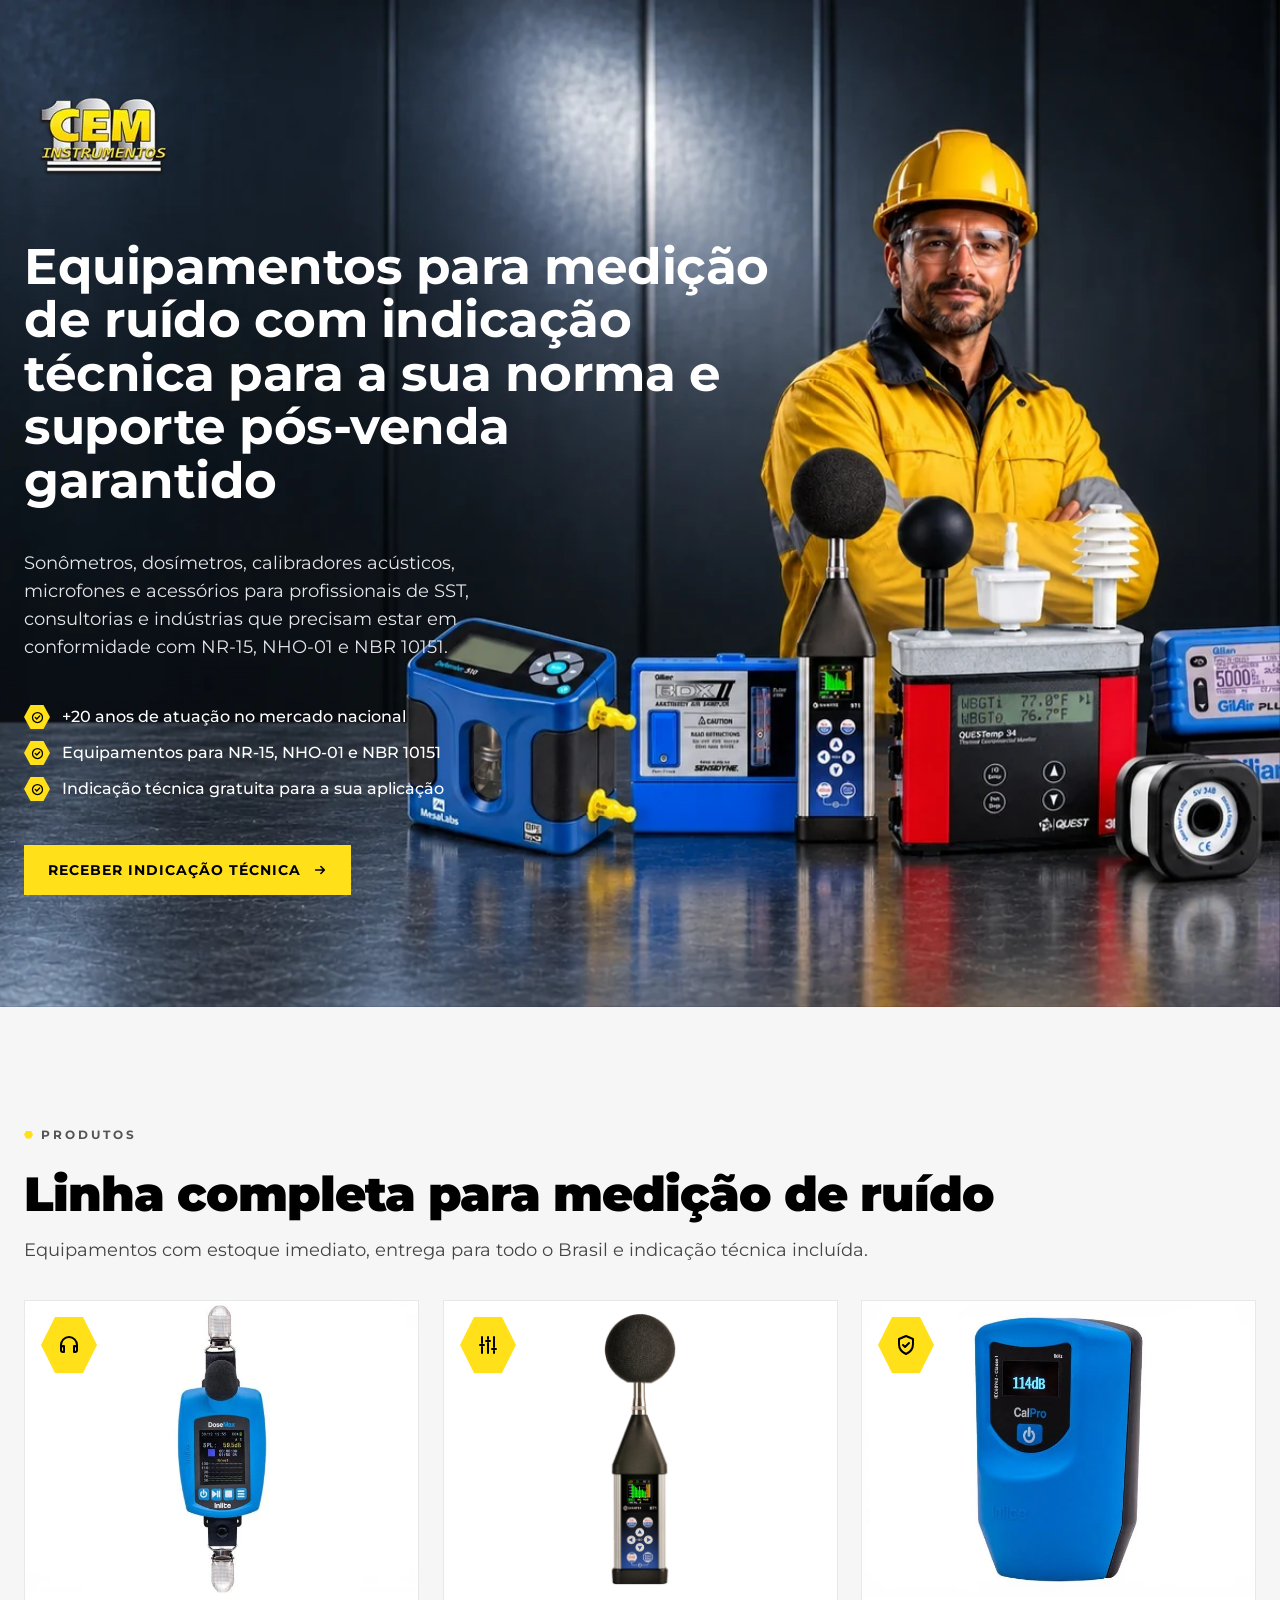
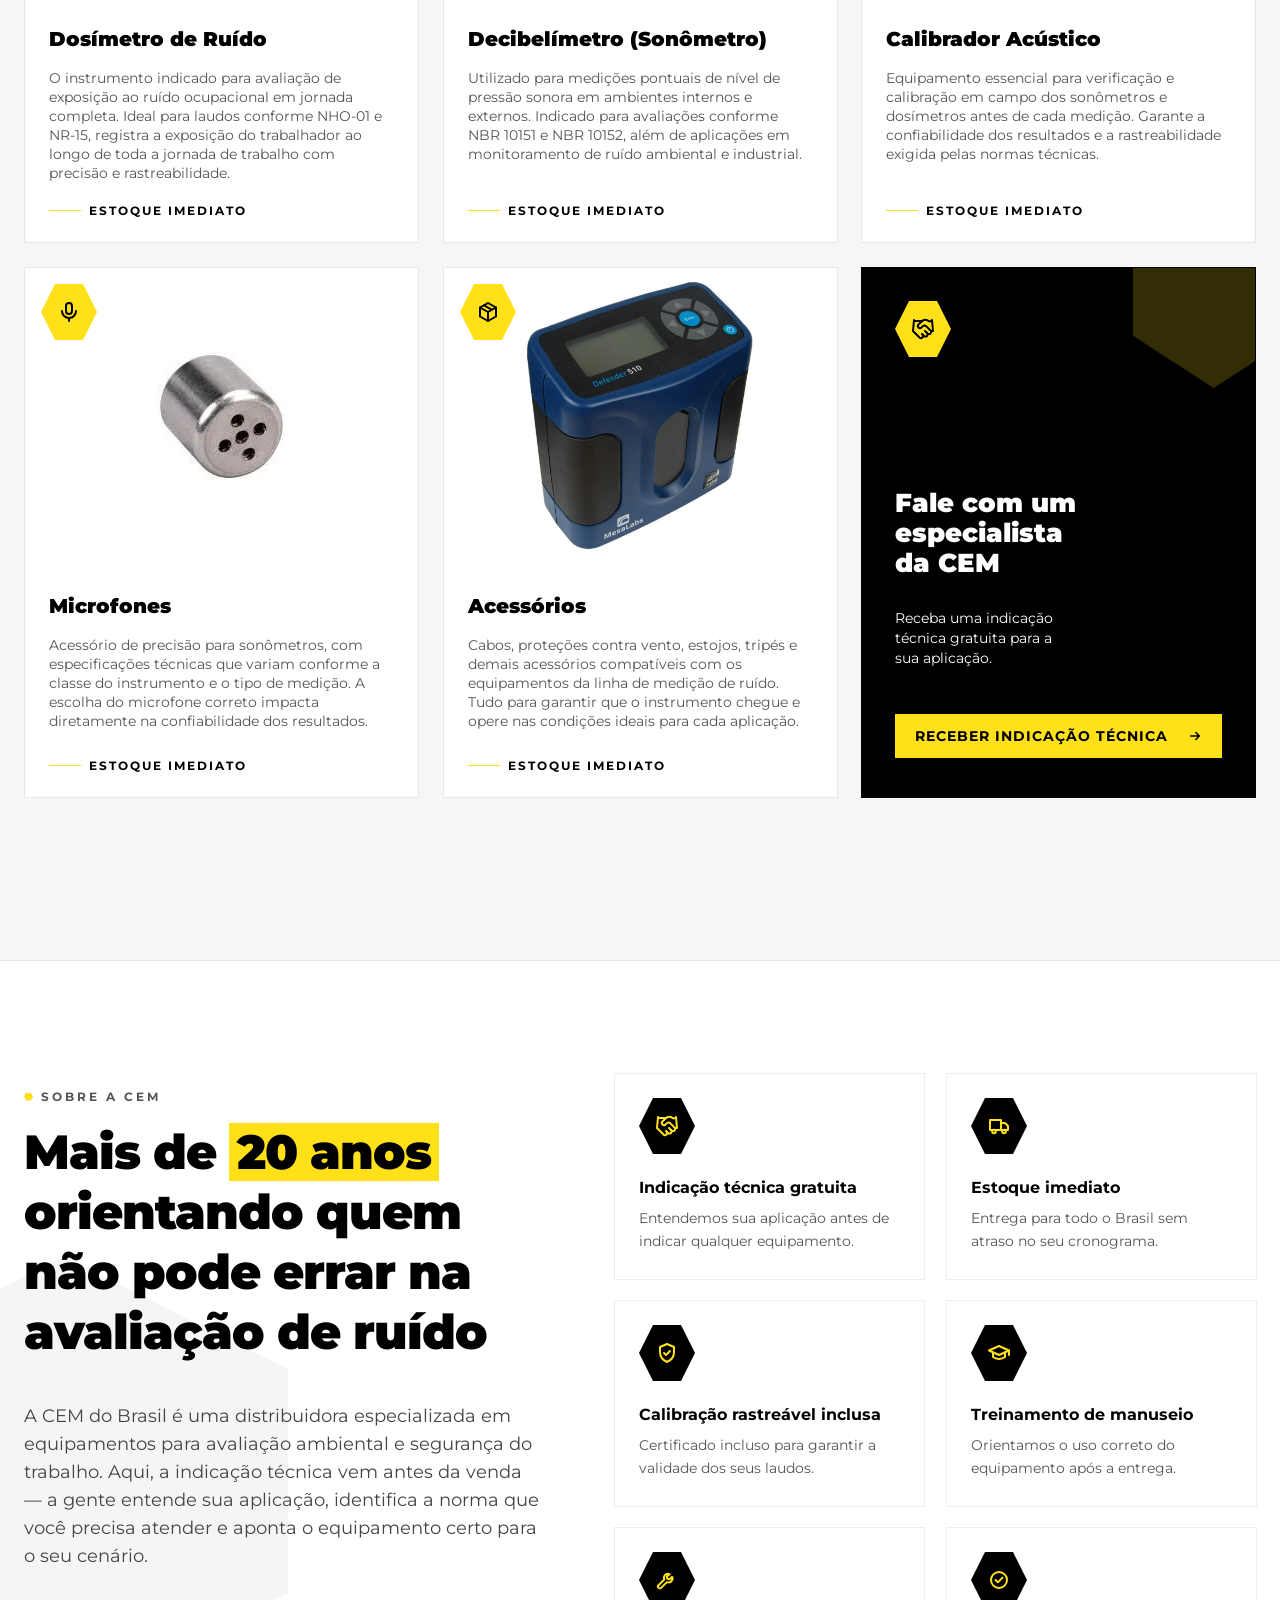
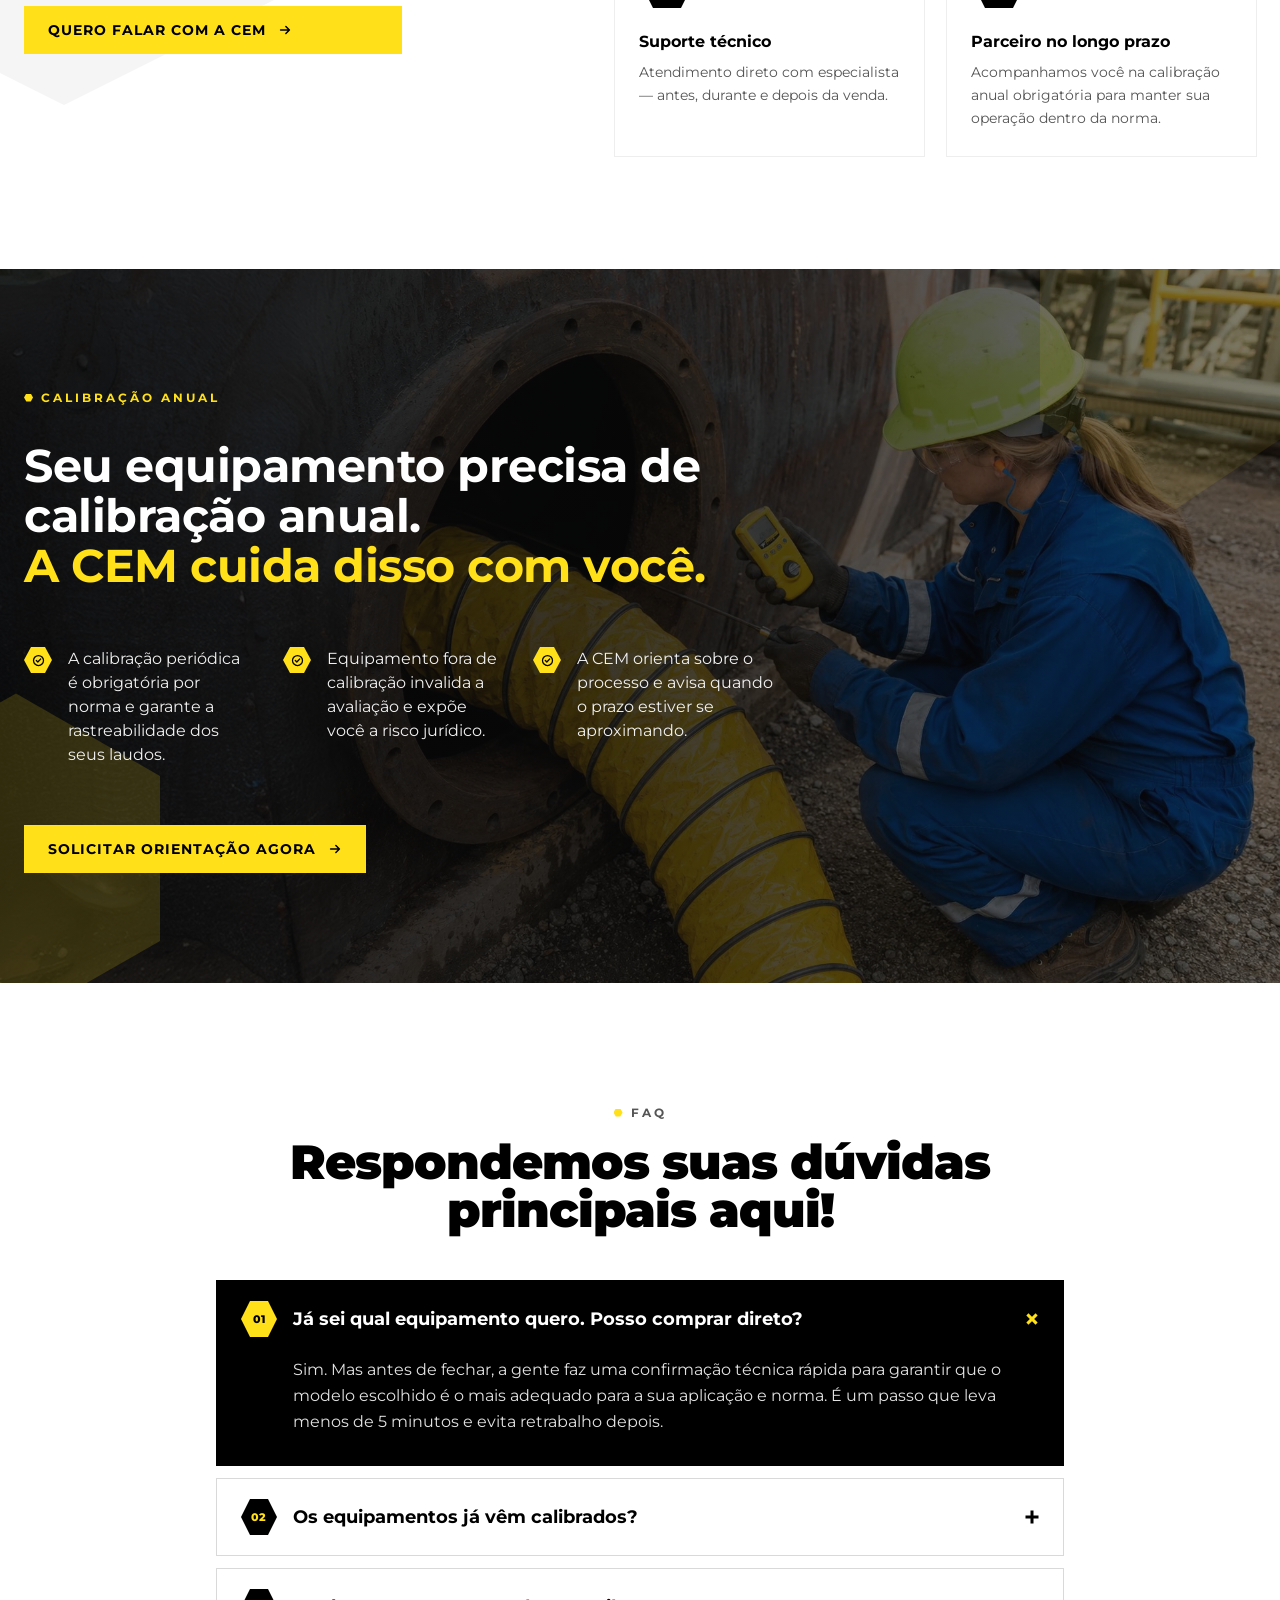
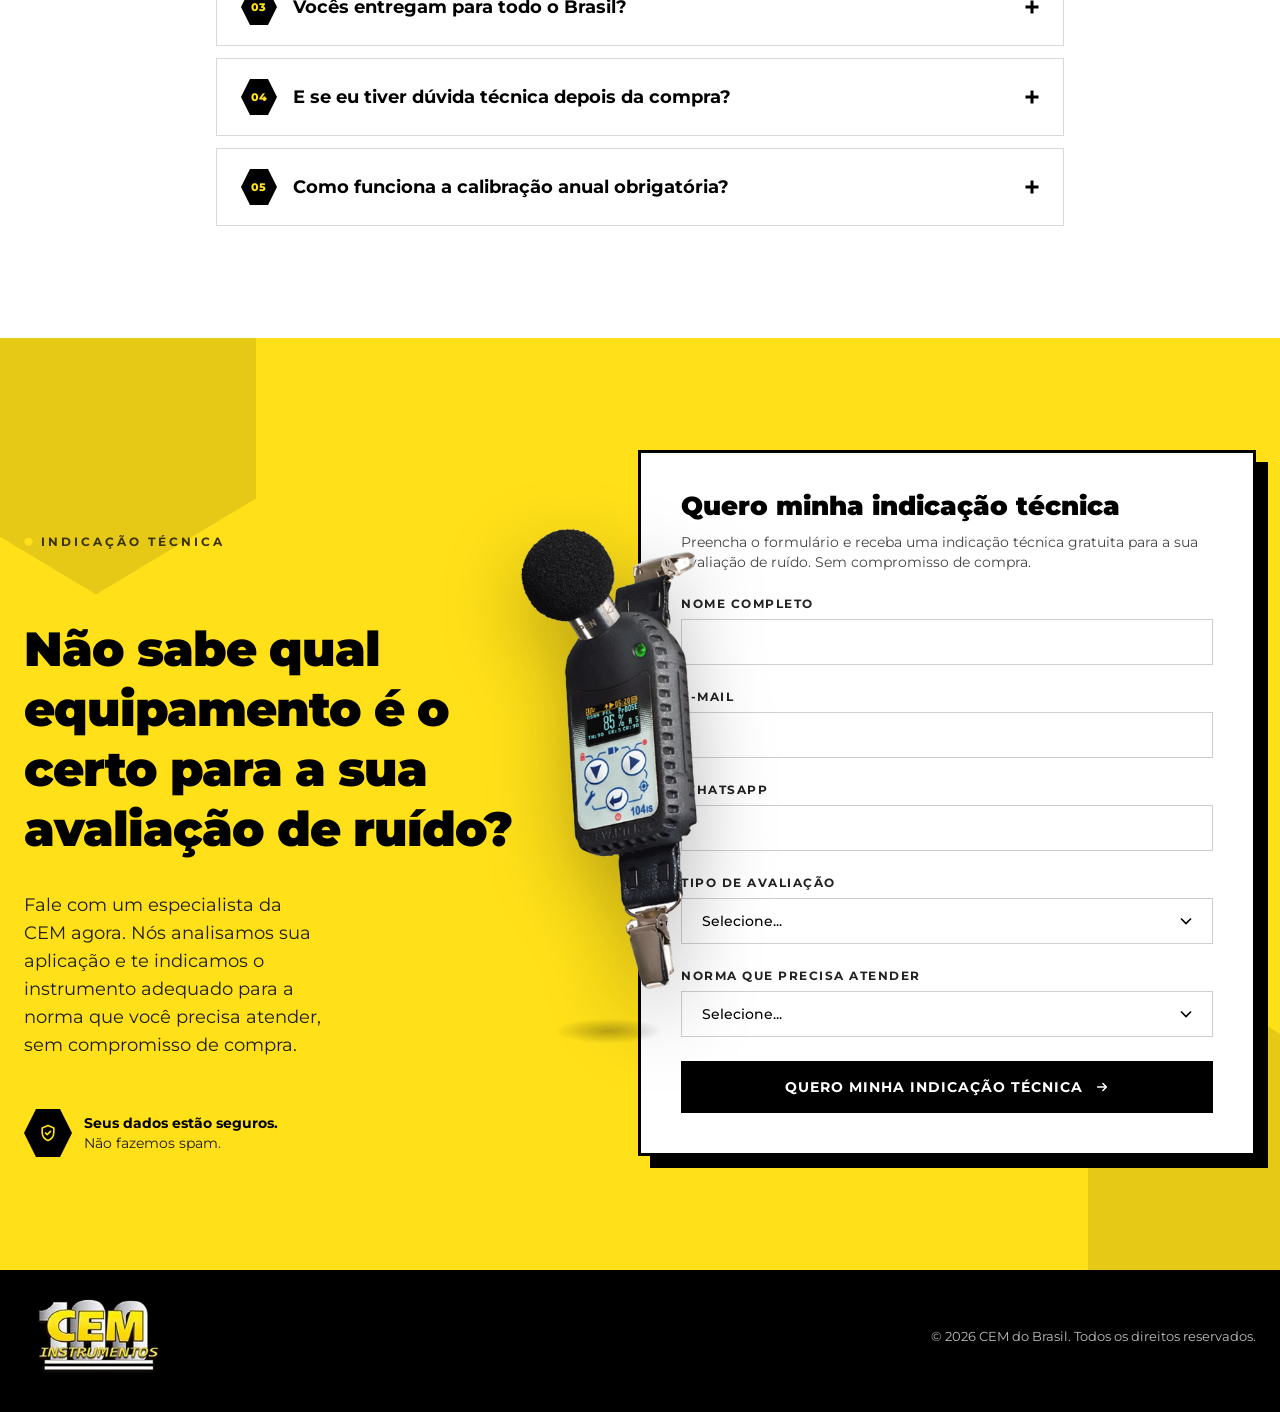
<file: index.html>
<!doctype html>
<html lang="pt-BR">
<head>
  <meta charset="utf-8">
  <meta name="viewport" content="width=device-width, initial-scale=1">
  <title>CEM do Brasil | Equipamentos para medição de ruído</title>
  <meta name="description" content="Sonômetros, dosímetros, calibradores acústicos, microfones e acessórios com indicação técnica para NR-15, NHO-01 e NBR 10151 e suporte pós-venda garantido.">
  <link rel="preconnect" href="https://fonts.googleapis.com">
  <link rel="preconnect" href="https://fonts.gstatic.com" crossorigin>
  <link href="https://fonts.googleapis.com/css2?family=Montserrat:wght@400;500;600;700;800;900&display=swap" rel="stylesheet">
  <link rel="preload" as="image" href="assets/img/hero-bg.webp" media="(min-width: 768px)">
  <link rel="preload" as="image" href="assets/img/hero-mobile.webp" media="(max-width: 767px)">
  <link rel="stylesheet" href="assets/css/style.css">
  <!-- v4-tags:calor:head -->
  <script src="https://v4-tags.vercel.app/calor.js" data-k="469af5b52ec4" defer></script>
  <!-- /v4-tags:calor:head -->
</head>
<body>

  <!-- ============ SEÇÃO 1 · HERO ============ -->
  <header class="hero">
    <div class="container hero__content">
      <img class="hero__logo reveal" data-anim="fade-down" src="assets/img/logo-cem.webp" alt="CEM Instrumentos" width="138" height="92">
      <picture class="hero__media" aria-hidden="true">
        <source media="(max-width: 767px)" srcset="assets/img/hero-mobile.webp" width="940" height="841">
        <img class="hero__bg" src="assets/img/hero-bg.webp" alt="" width="1672" height="941" fetchpriority="high">
      </picture>
      <h1 class="hero__title reveal" data-anim="fade-up">Equipamentos para medição de ruído com indicação técnica para a sua norma e suporte pós-venda garantido</h1>
      <p class="hero__text reveal" data-anim="fade-up" style="--d:.1s">Sonômetros, dosímetros, calibradores acústicos, microfones e acessórios para profissionais de SST, consultorias e indústrias que precisam estar em conformidade com <span class="nowrap">NR-15</span>, <span class="nowrap">NHO-01</span> e <span class="nowrap">NBR 10151</span>.</p>
      <ul class="checklist">
        <li class="reveal" data-anim="fade-right" style="--d:.2s"><span class="hex hex--sm hex--yellow"><svg viewBox="0 0 24 24"><circle cx="12" cy="12" r="8"/><path d="m8.5 12 2.4 2.4 4.6-4.8"/></svg></span><span>+20 anos de atuação no mercado nacional</span></li>
        <li class="reveal" data-anim="fade-right" style="--d:.3s"><span class="hex hex--sm hex--yellow"><svg viewBox="0 0 24 24"><circle cx="12" cy="12" r="8"/><path d="m8.5 12 2.4 2.4 4.6-4.8"/></svg></span><span>Equipamentos para <span class="nowrap">NR-15</span>, <span class="nowrap">NHO-01</span> e <span class="nowrap">NBR 10151</span></span></li>
        <li class="reveal" data-anim="fade-right" style="--d:.4s"><span class="hex hex--sm hex--yellow"><svg viewBox="0 0 24 24"><circle cx="12" cy="12" r="8"/><path d="m8.5 12 2.4 2.4 4.6-4.8"/></svg></span><span>Indicação técnica gratuita para a sua aplicação</span></li>
      </ul>
      <a href="#indicacao" class="btn btn--yellow reveal" data-anim="fade-up" style="--d:.5s">Receber indicação técnica <svg class="arrow" viewBox="0 0 16 16"><path d="M3 8h10M9 4l4 4-4 4"/></svg></a>
    </div>
  </header>

  <main>
    <!-- ============ SEÇÃO 2 · PRODUTOS ============ -->
    <section class="produtos" id="produtos">
      <div class="container">
        <span class="eyebrow reveal" data-anim="fade-up">Produtos</span>
        <h2 class="title-xl reveal" data-anim="fade-up">Linha completa para medição de ruído</h2>
        <p class="lead reveal" data-anim="fade-up" style="--d:.1s">Equipamentos com estoque imediato, entrega para todo o Brasil e indicação técnica incluída.</p>

        <div class="produtos__grid">
          <article class="card reveal" data-anim="fade-up">
            <span class="hex hex--md hex--yellow card__icon"><svg viewBox="0 0 24 24"><path d="M4 15v-3a8 8 0 0 1 16 0v3"/><path d="M4 15a2 2 0 0 1 2-2h1v6H6a2 2 0 0 1-2-2zM20 15a2 2 0 0 0-2-2h-1v6h1a2 2 0 0 0 2-2z"/></svg></span>
            <div class="card__media"><img src="assets/img/dosimetro.webp" alt="Dosímetro de ruído" loading="lazy" width="730" height="520"></div>
            <div class="card__body">
              <h3>Dosímetro de Ruído</h3>
              <p>O instrumento indicado para avaliação de exposição ao ruído ocupacional em jornada completa. Ideal para laudos conforme NHO-01 e NR-15, registra a exposição do trabalhador ao longo de toda a jornada de trabalho com precisão e rastreabilidade.</p>
              <span class="stock">Estoque imediato</span>
            </div>
          </article>

          <article class="card reveal" data-anim="fade-up" style="--d:.1s">
            <span class="hex hex--md hex--yellow card__icon"><svg viewBox="0 0 24 24"><path d="M6 4v6M6 14v6M12 4v2M12 10v10M18 4v10M18 18v2M4 12h4M10 8h4M16 16h4"/></svg></span>
            <div class="card__media card__media--contain"><img src="assets/img/decibelimetro.webp" alt="Decibelímetro Svantek SV 971A" loading="lazy" width="295" height="1112"></div>
            <div class="card__body">
              <h3>Decibelímetro (Sonômetro)</h3>
              <p>Utilizado para medições pontuais de nível de pressão sonora em ambientes internos e externos. Indicado para avaliações conforme NBR 10151 e NBR 10152, além de aplicações em monitoramento de ruído ambiental e industrial.</p>
              <span class="stock">Estoque imediato</span>
            </div>
          </article>

          <article class="card reveal" data-anim="fade-up" style="--d:.2s">
            <span class="hex hex--md hex--yellow card__icon"><svg viewBox="0 0 24 24"><path d="M12 3 5 6v5c0 4.5 3 8.3 7 10 4-1.7 7-5.5 7-10V6z"/><path d="m9 12 2 2 4-4"/></svg></span>
            <div class="card__media"><img src="assets/img/calibrador.webp" alt="Calibrador acústico" loading="lazy" width="746" height="584"></div>
            <div class="card__body">
              <h3>Calibrador Acústico</h3>
              <p>Equipamento essencial para verificação e calibração em campo dos sonômetros e dosímetros antes de cada medição. Garante a confiabilidade dos resultados e a rastreabilidade exigida pelas normas técnicas.</p>
              <span class="stock">Estoque imediato</span>
            </div>
          </article>

          <article class="card reveal" data-anim="fade-up">
            <span class="hex hex--md hex--yellow card__icon"><svg viewBox="0 0 24 24"><rect x="9" y="3" width="6" height="11" rx="3"/><path d="M5 11a7 7 0 0 0 14 0M12 18v3"/></svg></span>
            <div class="card__media card__media--natural"><img src="assets/img/microfone.webp" alt="Microfone para sonômetro" loading="lazy" width="225" height="225"></div>
            <div class="card__body">
              <h3>Microfones</h3>
              <p>Acessório de precisão para sonômetros, com especificações técnicas que variam conforme a classe do instrumento e o tipo de medição. A escolha do microfone correto impacta diretamente na confiabilidade dos resultados.</p>
              <span class="stock">Estoque imediato</span>
            </div>
          </article>

          <article class="card reveal" data-anim="fade-up" style="--d:.1s">
            <span class="hex hex--md hex--yellow card__icon"><svg viewBox="0 0 24 24"><path d="m12 3 8 4.5v9L12 21l-8-4.5v-9z"/><path d="m4 7.5 8 4.5 8-4.5M12 12v9M8 5.3l8 4.5"/></svg></span>
            <div class="card__media card__media--contain"><img src="assets/img/acessorios.webp" alt="Acessórios para medição de ruído" loading="lazy" width="1000" height="1000"></div>
            <div class="card__body">
              <h3>Acessórios</h3>
              <p>Cabos, proteções contra vento, estojos, tripés e demais acessórios compatíveis com os equipamentos da linha de medição de ruído. Tudo para garantir que o instrumento chegue e opere nas condições ideais para cada aplicação.</p>
              <span class="stock">Estoque imediato</span>
            </div>
          </article>

          <aside class="card card--cta reveal" data-anim="fade-up" style="--d:.2s">
            <span class="card--cta__deco" aria-hidden="true"></span>
            <span class="hex hex--md hex--yellow card__icon"><svg viewBox="0 0 24 24"><path d="m11 17 2 2a1 1 0 1 0 3-3"/><path d="m14 14 2.5 2.5a1 1 0 1 0 3-3l-3.88-3.88a3 3 0 0 0-4.24 0l-.88.88a1 1 0 1 1-3-3l2.81-2.81a5.79 5.79 0 0 1 7.06-.87l.47.28a2 2 0 0 0 1.42.25L21 4"/><path d="m21 3 1 11h-2M3 3 2 14l6.5 6.5a1 1 0 1 0 3-3M3 4h8"/></svg></span>
            <div class="card--cta__body">
              <h3>Fale com um especialista da CEM</h3>
              <p>Receba uma indicação técnica gratuita para a sua aplicação.</p>
              <a href="#indicacao" class="btn btn--yellow btn--block">Receber indicação técnica <svg class="arrow" viewBox="0 0 16 16"><path d="M3 8h10M9 4l4 4-4 4"/></svg></a>
            </div>
          </aside>
        </div>
      </div>
    </section>

    <!-- ============ SEÇÃO 3 · SOBRE ============ -->
    <section class="sobre" id="sobre">
      <span class="deco-hex deco-hex--sobre" aria-hidden="true"></span>
      <div class="container sobre__grid">
        <div class="sobre__text">
          <span class="eyebrow reveal" data-anim="fade-up">Sobre a CEM</span>
          <h2 class="title-xl reveal" data-anim="fade-up">Mais de <mark>20 anos</mark> orientando quem não pode errar na avaliação de ruído</h2>
          <p class="reveal" data-anim="fade-up" style="--d:.1s">A CEM do Brasil é uma distribuidora especializada em equipamentos para avaliação ambiental e segurança do trabalho. Aqui, a indicação técnica vem antes da venda — a gente entende sua aplicação, identifica a norma que você precisa atender e aponta o equipamento certo para o seu cenário.</p>
          <a href="#indicacao" class="btn btn--yellow btn--wide reveal" data-anim="fade-up" style="--d:.2s">Quero falar com a CEM <svg class="arrow" viewBox="0 0 16 16"><path d="M3 8h10M9 4l4 4-4 4"/></svg></a>
        </div>

        <div class="features">
          <div class="feature reveal" data-anim="zoom">
            <span class="hex hex--md hex--black"><svg viewBox="0 0 24 24"><path d="m11 17 2 2a1 1 0 1 0 3-3"/><path d="m14 14 2.5 2.5a1 1 0 1 0 3-3l-3.88-3.88a3 3 0 0 0-4.24 0l-.88.88a1 1 0 1 1-3-3l2.81-2.81a5.79 5.79 0 0 1 7.06-.87l.47.28a2 2 0 0 0 1.42.25L21 4"/><path d="m21 3 1 11h-2M3 3 2 14l6.5 6.5a1 1 0 1 0 3-3M3 4h8"/></svg></span>
            <h3>Indicação técnica gratuita</h3>
            <p>Entendemos sua aplicação antes de indicar qualquer equipamento.</p>
          </div>
          <div class="feature reveal" data-anim="zoom" style="--d:.1s">
            <span class="hex hex--md hex--black"><svg viewBox="0 0 24 24"><path d="M3 6h11v10H3zM14 9h4l3 3v4h-7"/><circle cx="7" cy="17.5" r="1.8"/><circle cx="17" cy="17.5" r="1.8"/></svg></span>
            <h3>Estoque imediato</h3>
            <p>Entrega para todo o Brasil sem atraso no seu cronograma.</p>
          </div>
          <div class="feature reveal" data-anim="zoom">
            <span class="hex hex--md hex--black"><svg viewBox="0 0 24 24"><path d="M12 3 5 6v5c0 4.5 3 8.3 7 10 4-1.7 7-5.5 7-10V6z"/><path d="m9 12 2 2 4-4"/></svg></span>
            <h3>Calibração rastreável inclusa</h3>
            <p>Certificado incluso para garantir a validade dos seus laudos.</p>
          </div>
          <div class="feature reveal" data-anim="zoom" style="--d:.1s">
            <span class="hex hex--md hex--black"><svg viewBox="0 0 24 24"><path d="M2 9.5 12 5l10 4.5-10 4.5z"/><path d="M6 11.5V16c3 2.5 9 2.5 12 0v-4.5M22 9.5V14"/></svg></span>
            <h3>Treinamento de manuseio</h3>
            <p>Orientamos o uso correto do equipamento após a entrega.</p>
          </div>
          <div class="feature reveal" data-anim="zoom">
            <span class="hex hex--md hex--black"><svg viewBox="0 0 24 24"><path d="M14.7 6.3a4 4 0 0 0-5.4 5.2L3.5 17.3a1.8 1.8 0 0 0 2.6 2.6l5.8-5.8a4 4 0 0 0 5.2-5.4l-2.5 2.5-2.3-.4-.4-2.3z"/></svg></span>
            <h3>Suporte técnico</h3>
            <p>Atendimento direto com especialista — antes, durante e depois da venda.</p>
          </div>
          <div class="feature reveal" data-anim="zoom" style="--d:.1s">
            <span class="hex hex--md hex--black"><svg viewBox="0 0 24 24"><circle cx="12" cy="12" r="8"/><path d="m8.5 12 2.4 2.4 4.6-4.8"/></svg></span>
            <h3>Parceiro no longo prazo</h3>
            <p>Acompanhamos você na calibração anual obrigatória para manter sua operação dentro da norma.</p>
          </div>
        </div>
      </div>
    </section>

    <!-- ============ SEÇÃO 4 · CALIBRAÇÃO ANUAL ============ -->
    <section class="calibracao" id="calibracao">
      <img class="calibracao__bg" src="assets/img/calibracao-bg.webp" alt="" aria-hidden="true" loading="lazy">
      <span class="deco-hex deco-hex--cal-l" aria-hidden="true"></span>
      <span class="deco-hex deco-hex--cal-r" aria-hidden="true"></span>
      <div class="container calibracao__content">
        <span class="eyebrow eyebrow--yellow reveal" data-anim="fade-up">Calibração anual</span>
        <h2 class="calibracao__title reveal" data-anim="fade-up">Seu equipamento precisa de calibração anual. <span>A CEM cuida disso com você.</span></h2>
        <ul class="calibracao__list">
          <li class="reveal" data-anim="fade-up" style="--d:.1s"><span class="hex hex--sm hex--yellow"><svg viewBox="0 0 24 24"><circle cx="12" cy="12" r="8"/><path d="m8.5 12 2.4 2.4 4.6-4.8"/></svg></span>A calibração periódica é obrigatória por norma e garante a rastreabilidade dos seus laudos.</li>
          <li class="reveal" data-anim="fade-up" style="--d:.2s"><span class="hex hex--sm hex--yellow"><svg viewBox="0 0 24 24"><circle cx="12" cy="12" r="8"/><path d="m8.5 12 2.4 2.4 4.6-4.8"/></svg></span>Equipamento fora de calibração invalida a avaliação e expõe você a risco jurídico.</li>
          <li class="reveal" data-anim="fade-up" style="--d:.3s"><span class="hex hex--sm hex--yellow"><svg viewBox="0 0 24 24"><circle cx="12" cy="12" r="8"/><path d="m8.5 12 2.4 2.4 4.6-4.8"/></svg></span>A CEM orienta sobre o processo e avisa quando o prazo estiver se aproximando.</li>
        </ul>
        <a href="#indicacao" class="btn btn--yellow reveal" data-anim="fade-up" style="--d:.4s">Solicitar orientação agora <svg class="arrow" viewBox="0 0 16 16"><path d="M3 8h10M9 4l4 4-4 4"/></svg></a>
      </div>
    </section>

    <!-- ============ SEÇÃO 5 · FAQ ============ -->
    <section class="faq" id="faq">
      <div class="container container--narrow">
        <span class="eyebrow eyebrow--center reveal" data-anim="fade-up">FAQ</span>
        <h2 class="title-xl title-center reveal" data-anim="fade-up">Respondemos suas dúvidas principais aqui!</h2>

        <div class="faq__list">
          <details class="faq__item reveal" data-anim="fade-up" open>
            <summary><span class="hex hex--num">01</span><span class="faq__q">Já sei qual equipamento quero. Posso comprar direto?</span><span class="faq__toggle" aria-hidden="true"></span></summary>
            <div class="faq__a"><p>Sim. Mas antes de fechar, a gente faz uma confirmação técnica rápida para garantir que o modelo escolhido é o mais adequado para a sua aplicação e norma. É um passo que leva menos de 5 minutos e evita retrabalho depois.</p></div>
          </details>
          <details class="faq__item reveal" data-anim="fade-up" style="--d:.05s">
            <summary><span class="hex hex--num">02</span><span class="faq__q">Os equipamentos já vêm calibrados?</span><span class="faq__toggle" aria-hidden="true"></span></summary>
            <div class="faq__a"><p>Sim. Os equipamentos são entregues com calibração rastreável e certificado incluso, prontos para uso e com validade garantida para os seus laudos.</p></div>
          </details>
          <details class="faq__item reveal" data-anim="fade-up" style="--d:.1s">
            <summary><span class="hex hex--num">03</span><span class="faq__q">Vocês entregam para todo o Brasil?</span><span class="faq__toggle" aria-hidden="true"></span></summary>
            <div class="faq__a"><p>Sim. Trabalhamos com estoque imediato e entregamos para todo o Brasil, sem atraso no seu cronograma.</p></div>
          </details>
          <details class="faq__item reveal" data-anim="fade-up" style="--d:.15s">
            <summary><span class="hex hex--num">04</span><span class="faq__q">E se eu tiver dúvida técnica depois da compra?</span><span class="faq__toggle" aria-hidden="true"></span></summary>
            <div class="faq__a"><p>Você conta com atendimento direto com especialista antes, durante e depois da venda, além de orientação sobre o uso correto do equipamento após a entrega.</p></div>
          </details>
          <details class="faq__item reveal" data-anim="fade-up" style="--d:.2s">
            <summary><span class="hex hex--num">05</span><span class="faq__q">Como funciona a calibração anual obrigatória?</span><span class="faq__toggle" aria-hidden="true"></span></summary>
            <div class="faq__a"><p>A calibração periódica é exigida por norma para manter a rastreabilidade dos seus laudos. A CEM orienta sobre todo o processo e avisa quando o prazo estiver se aproximando.</p></div>
          </details>
        </div>
      </div>
    </section>

    <!-- ============ SEÇÃO 6 · INDICAÇÃO TÉCNICA (FORM) ============ -->
    <section class="indicacao" id="indicacao">
      <span class="deco-hex deco-hex--form-l" aria-hidden="true"></span>
      <span class="deco-hex deco-hex--form-r" aria-hidden="true"></span>
      <div class="container indicacao__grid">
        <div class="indicacao__text">
          <span class="eyebrow eyebrow--dark reveal" data-anim="fade-up">Indicação técnica</span>
          <h2 class="title-xl reveal" data-anim="fade-up">Não sabe qual equipamento é o certo para a sua avaliação de ruído?</h2>
          <p class="reveal" data-anim="fade-up" style="--d:.1s">Fale com um especialista da CEM agora. Nós analisamos sua aplicação e te indicamos o instrumento adequado para a norma que você precisa atender, sem compromisso de compra.</p>
          <div class="secure reveal" data-anim="fade-up" style="--d:.2s">
            <span class="hex hex--lg hex--black"><svg viewBox="0 0 24 24"><path d="M12 3 5 6v5c0 4.5 3 8.3 7 10 4-1.7 7-5.5 7-10V6z"/><path d="m9 12 2 2 4-4"/></svg></span>
            <p><strong>Seus dados estão seguros.</strong><br>Não fazemos spam.</p>
          </div>
        </div>
        <div class="indicacao__device reveal" data-anim="zoom" style="--d:.15s">
          <img class="indicacao__device-img" src="assets/img/sv104bis.webp" alt="Dosímetro de ruído Svantek SV 104 BIS" loading="lazy" width="502" height="1303">
          <span class="indicacao__device-shadow" aria-hidden="true"></span>
        </div>

        <form class="form reveal" data-anim="fade-left" style="--d:.1s" id="form-indicacao" novalidate>
          <h3>Quero minha indicação técnica</h3>
          <p>Preencha o formulário e receba uma indicação técnica gratuita para a sua avaliação de ruído. Sem compromisso de compra.</p>

          <label for="f-nome">Nome completo</label>
          <input id="f-nome" name="nome" type="text" autocomplete="name" required>

          <label for="f-email">E-mail</label>
          <input id="f-email" name="email" type="email" autocomplete="email" required>

          <label for="f-whats">WhatsApp</label>
          <input id="f-whats" name="whatsapp" type="tel" autocomplete="tel" inputmode="tel" required>

          <label for="f-tipo">Tipo de avaliação</label>
          <select id="f-tipo" name="tipo_avaliacao" required>
            <option value="" selected disabled>Selecione...</option>
            <option>Ruído ocupacional (dosimetria)</option>
            <option>Ruído ambiental / comunitário</option>
            <option>Medições pontuais de nível sonoro</option>
            <option>Calibração de equipamentos</option>
            <option>Outro</option>
          </select>

          <label for="f-norma">Norma que precisa atender</label>
          <select id="f-norma" name="norma" required>
            <option value="" selected disabled>Selecione...</option>
            <option>NR-15</option>
            <option>NHO-01</option>
            <option>NBR 10151</option>
            <option>NBR 10152</option>
            <option>Não sei / preciso de orientação</option>
          </select>

          <button type="submit" class="btn btn--black btn--block">Quero minha indicação técnica <svg class="arrow" viewBox="0 0 16 16"><path d="M3 8h10M9 4l4 4-4 4"/></svg></button>
          <p class="form__msg" role="status" aria-live="polite"></p>
        </form>
      </div>
    </section>
  </main>

  <footer class="footer">
    <div class="container footer__inner">
      <img src="assets/img/logo-cem.webp" alt="CEM Instrumentos" width="132" height="88" loading="lazy">
      <p>© 2026 CEM do Brasil. Todos os direitos reservados.</p>
    </div>
  </footer>

  <script src="assets/js/main.js" defer></script>
</body>
</html>
</file>
<file: assets/css/style.css>
/* =========================================================
   CEM do Brasil — Landing Page Medição de Ruído
   ========================================================= */
:root {
  --yellow: #ffe019;
  --yellow-dark: #e5c916;
  --black: #000;
  --ink: #111;
  --text: #444;
  --muted: #555;
  --line: #e6e6e6;
  --bg-soft: #f6f6f6;
  --container: 1232px;
  --font: "Montserrat", system-ui, -apple-system, "Segoe UI", Arial, sans-serif;
  --hex-h: polygon(25% 0, 75% 0, 100% 50%, 75% 100%, 25% 100%, 0 50%);
  --hex-v: polygon(50% 0, 100% 25%, 100% 75%, 50% 100%, 0 75%, 0 25%);
}

*, *::before, *::after { box-sizing: border-box; }
html { scroll-behavior: smooth; -webkit-text-size-adjust: 100%; }
body {
  margin: 0;
  font-family: var(--font);
  color: var(--ink);
  background: #fff;
  -webkit-font-smoothing: antialiased;
  overflow-x: hidden;
}
img { display: block; max-width: 100%; height: auto; }
.nowrap { white-space: nowrap; }
h1, h2, h3, p { margin: 0; }
ul { margin: 0; padding: 0; list-style: none; }
a { color: inherit; }

.container {
  width: 100%;
  max-width: calc(var(--container) + 32px);
  margin: 0 auto;
  padding: 0 16px;
  position: relative;
}
.container--narrow { max-width: calc(848px + 32px); }

/* ---------- Hexágonos ---------- */
.hex {
  display: inline-flex;
  align-items: center;
  justify-content: center;
  flex-shrink: 0;
  clip-path: var(--hex-h);
}
.hex svg { fill: none; stroke: currentColor; stroke-width: 2; stroke-linecap: round; stroke-linejoin: round; }
.hex--sm { width: 26px; height: 24px; }
.hex--sm svg { width: 15px; height: 15px; }
.hex--md { width: 56px; height: 56px; }
.hex--md svg { width: 24px; height: 24px; }
.hex--lg { width: 48px; height: 48px; }
.hex--lg svg { width: 20px; height: 20px; }
.hex--yellow { background: var(--yellow); color: var(--black); }
.hex--black { background: var(--black); color: var(--yellow); }

.deco-hex { position: absolute; clip-path: var(--hex-v); pointer-events: none; z-index: 0; }

/* ---------- Tipografia ---------- */
.eyebrow {
  display: inline-flex;
  align-items: center;
  gap: 8px;
  font-size: 12px;
  font-weight: 700;
  letter-spacing: 3px;
  text-transform: uppercase;
  color: var(--muted);
}
.eyebrow::before {
  content: "";
  width: 9px;
  height: 8px;
  background: var(--yellow);
  clip-path: var(--hex-h);
}
.eyebrow--yellow { color: var(--yellow); }
.eyebrow--dark { color: #3a3300; }
.eyebrow--dark::before { background: var(--yellow); }
.eyebrow--center { display: flex; justify-content: center; }

.title-xl {
  font-size: 48px;
  line-height: 1.25;
  font-weight: 900;
  letter-spacing: -1px;
  color: var(--black);
}
.title-center { text-align: center; }
.lead { font-size: 18px; line-height: 1.5; color: var(--text); }

/* ---------- Botões ---------- */
.btn {
  display: inline-flex;
  align-items: center;
  justify-content: center;
  gap: 12px;
  min-height: 50px;
  padding: 0 24px;
  border: 0;
  font-family: inherit;
  font-size: 14px;
  font-weight: 700;
  letter-spacing: 1px;
  text-transform: uppercase;
  text-decoration: none;
  cursor: pointer;
  transition: transform .2s ease, box-shadow .2s ease, background-color .2s ease;
}
.btn .arrow { width: 14px; height: 14px; fill: none; stroke: currentColor; stroke-width: 1.8; stroke-linecap: round; stroke-linejoin: round; transition: transform .2s ease; }
.btn:hover .arrow { transform: translateX(4px); }
.btn:hover { transform: translateY(-2px); }
.btn--yellow { background: var(--yellow); color: var(--black); }
.btn--yellow:hover { box-shadow: 0 10px 24px rgba(255, 224, 25, .25); }
.btn--black { background: var(--black); color: #fff; }
.btn--block { display: flex; width: 100%; }
.btn--wide { min-width: 378px; justify-content: flex-start; min-height: 48px; }

/* =========================================================
   SEÇÃO 1 · HERO
   ========================================================= */
.hero {
  position: relative;
  min-height: 957px;
  background: #1b2029;
  color: #fff;
  overflow: hidden;
}
.hero__bg {
  position: absolute;
  inset: 0;
  width: 100%;
  height: 100%;
  object-fit: cover;
  object-position: 75% center;
}
.hero__media { position: absolute; inset: 0; z-index: 0; overflow: hidden; }
.hero__content { position: static; padding-top: 90px; padding-bottom: 112px; }
.hero__content > :not(.hero__media) { position: relative; z-index: 2; }
.hero__logo { width: 138px; height: auto; margin-left: 8px; }
.hero__title {
  margin-top: 58px;
  max-width: 750px;
  font-size: 49.5px;
  line-height: 1.08;
  font-weight: 700;
  letter-spacing: -.5px;
}
.hero__text {
  margin-top: 42px;
  max-width: 450px;
  font-size: 18px;
  line-height: 28px;
  color: #e4e6ea;
}
.checklist { margin-top: 44px; display: grid; gap: 12px; }
.checklist li { display: flex; align-items: center; gap: 12px; font-size: 16px; font-weight: 500; line-height: 24px; }
.hero .btn { margin-top: 44px; }

/* =========================================================
   SEÇÃO 2 · PRODUTOS
   ========================================================= */
.produtos { background: var(--bg-soft); padding: 116px 0 162px; border-bottom: 1px solid #e3e3e3; }
.produtos .title-xl { margin-top: 26px; line-height: 1.1; }
.produtos .lead { margin-top: 16px; }
.produtos__grid {
  margin-top: 36px;
  display: grid;
  grid-template-columns: repeat(3, 1fr);
  gap: 24px;
}
.card {
  position: relative;
  background: #fff;
  border: 1px solid #e8e8e8;
  display: flex;
  flex-direction: column;
  transition: box-shadow .3s ease, transform .3s ease;
}
.card:hover { box-shadow: 0 18px 40px rgba(0, 0, 0, .07); }
.card__icon { position: absolute; top: 16px; left: 16px; z-index: 2; }
.card__media {
  height: 296px;
  display: flex;
  align-items: center;
  justify-content: center;
  overflow: hidden;
  background: #fff;
}
.card__media img { width: 100%; height: 100%; object-fit: cover; transition: transform .5s ease; }
.card__media--contain img { object-fit: contain; padding: 12px 24px; }
.card__media--natural img { width: auto; height: auto; max-height: 100%; object-fit: contain; }
.card:hover .card__media img { transform: scale(1.04); }
.card__body { padding: 30px 24px 24px; display: flex; flex-direction: column; flex: 1; }
.card h3 { font-size: 20px; line-height: 1.2; font-weight: 900; color: var(--black); }
.card p { margin-top: 18px; font-size: 14px; line-height: 19px; color: var(--muted); }
.stock {
  margin-top: auto;
  padding-top: 20px;
  display: inline-flex;
  align-items: center;
  gap: 8px;
  font-size: 12px;
  font-weight: 700;
  letter-spacing: 2px;
  text-transform: uppercase;
  color: var(--black);
}
.stock::before { content: ""; width: 32px; height: 1px; background: var(--yellow); }

.card--cta { background: var(--black); border-color: var(--black); color: #fff; overflow: hidden; justify-content: flex-end; }
.card--cta .card__icon { top: 33px; left: 33px; }
.card--cta__deco {
  position: absolute;
  top: -90px;
  right: -40px;
  width: 162px;
  height: 210px;
  background: rgba(255, 224, 25, .2);
  clip-path: var(--hex-v);
}
.card--cta__body { padding: 220px 33px 39px; position: relative; z-index: 1; }
.card--cta h3 { font-size: 26px; line-height: 30px; color: #fff; max-width: 200px; }
.card--cta p { margin-top: 30px; color: #fff; line-height: 20px; max-width: 170px; }
.card--cta .btn { margin-top: 46px; justify-content: space-between; min-height: 44px; padding: 0 20px; }

/* =========================================================
   SEÇÃO 3 · SOBRE
   ========================================================= */
.sobre { position: relative; padding: 112px 0 113px; background: #fff; overflow: hidden; }
.deco-hex--sobre { left: -160px; top: 296px; width: 448px; height: 448px; background: #f5f5f5; }
.sobre__grid {
  display: grid;
  grid-template-columns: 516px 642px;
  justify-content: space-between;
  align-items: start;
  z-index: 1;
}
.sobre__text { padding-top: 12px; }
.sobre .title-xl { margin-top: 18px; line-height: 60px; }
.sobre mark { background: var(--yellow); color: var(--black); padding: 0 8px; }
.sobre__text p { margin-top: 40px; font-size: 18px; line-height: 28px; color: var(--text); }
.sobre .btn { margin-top: 36px; }
.features { display: grid; grid-template-columns: 1fr 1fr; gap: 20px 21px; }
.feature { border: 1px solid #eee; padding: 24px 24px 26px; min-height: 200px; background: #fff; transition: border-color .3s ease, transform .3s ease; }
.feature:hover { border-color: var(--yellow); }
.feature h3 { margin-top: 24px; font-size: 16px; line-height: 1.3; font-weight: 700; color: var(--black); }
.feature p { margin-top: 8px; font-size: 14px; line-height: 23px; color: var(--muted); }

/* =========================================================
   SEÇÃO 4 · CALIBRAÇÃO
   ========================================================= */
.calibracao { position: relative; min-height: 705px; overflow: hidden; background: #111; color: #fff; }
.calibracao__bg { position: absolute; z-index: 0; inset: 0; width: 100%; height: 100%; object-fit: cover; object-position: center 40%; }
.calibracao::before {
  content: "";
  position: absolute;
  inset: 0;
  background: linear-gradient(90deg, rgba(8, 8, 9, .88) 0%, rgba(8, 8, 9, .8) 45%, rgba(8, 8, 9, .55) 100%);
  z-index: 1;
}
.calibracao .deco-hex { z-index: 1; }
.deco-hex--cal-l { left: -128px; bottom: -40px; width: 288px; height: 330px; background: rgba(255, 224, 25, .16); }
.deco-hex--cal-r { right: -30px; top: -120px; width: 270px; height: 360px; background: rgba(255, 224, 25, .08); }
.calibracao__content { z-index: 2; padding-top: 117px; padding-bottom: 110px; }
.calibracao__title {
  margin-top: 36px;
  font-size: 46px;
  line-height: 50px;
  font-weight: 700;
  letter-spacing: -.5px;
  max-width: 720px;
}
.calibracao__title span { display: block; color: var(--yellow); }
.calibracao__list { margin-top: 56px; display: flex; gap: 36px; max-width: 760px; }
.calibracao__list li { display: flex; gap: 16px; font-size: 16px; line-height: 24px; color: #f1f1f1; flex: 0 0 auto; }
.calibracao__list li:nth-child(1) { width: 223px; }
.calibracao__list li:nth-child(2) { width: 214px; }
.calibracao__list li:nth-child(3) { width: 244px; }
.calibracao__list .hex { width: 28px; height: 26px; margin-top: 0; }
.calibracao .btn { margin-top: 58px; min-height: 48px; }

/* =========================================================
   SEÇÃO 5 · FAQ
   ========================================================= */
.faq { padding: 122px 0 112px; background: #fff; }
.faq .title-xl { margin: 18px auto 0; line-height: 48px; max-width: 720px; }
.faq__list { margin-top: 46px; display: grid; gap: 12px; }
.faq__item { border: 1px solid #d9d9d9; background: #fff; transition: background-color .3s ease, border-color .3s ease; }
.faq__item summary {
  list-style: none;
  display: flex;
  align-items: center;
  gap: 16px;
  min-height: 76px;
  padding: 18px 24px;
  cursor: pointer;
}
.faq__item summary::-webkit-details-marker { display: none; }
.hex--num {
  width: 36px;
  height: 36px;
  background: var(--black);
  color: var(--yellow);
  font-size: 11px;
  font-weight: 800;
  letter-spacing: .3px;
}
.faq__q { flex: 1; font-size: 18px; line-height: 1.35; font-weight: 700; color: var(--black); }
.faq__toggle { position: relative; width: 14px; height: 14px; flex-shrink: 0; transition: transform .3s ease; }
.faq__toggle::before, .faq__toggle::after {
  content: "";
  position: absolute;
  left: 50%;
  top: 50%;
  width: 13px;
  height: 3px;
  background: var(--black);
  transform: translate(-50%, -50%);
}
.faq__toggle::after { transform: translate(-50%, -50%) rotate(90deg); }
.faq__item[open] { background: var(--black); border-color: var(--black); }
.faq__item[open] .faq__q { color: #fff; }
.faq__item[open] .hex--num { background: var(--yellow); color: var(--black); }
.faq__item[open] .faq__toggle { transform: rotate(45deg); }
.faq__item[open] .faq__toggle::before, .faq__item[open] .faq__toggle::after { background: var(--yellow); }
.faq__a { padding: 0 56px 30px 76px; }
.faq__a p { font-size: 16px; line-height: 26px; color: #e2e2e2; }
.faq__item[open] .faq__a { animation: faqIn .4s ease; }
@keyframes faqIn { from { opacity: 0; transform: translateY(-6px); } to { opacity: 1; transform: none; } }

/* =========================================================
   SEÇÃO 6 · INDICAÇÃO TÉCNICA
   ========================================================= */
.indicacao { position: relative; background: var(--yellow); overflow: hidden; }
.deco-hex--form-l { left: -64px; top: -128px; width: 320px; height: 384px; background: var(--yellow-dark); }
.deco-hex--form-r { right: -128px; bottom: -128px; width: 320px; height: 384px; background: var(--yellow-dark); }
.indicacao__grid {
  position: relative;
  z-index: 1;
  padding-top: 112px;
  padding-bottom: 113px;
  display: flex;
  justify-content: space-between;
  align-items: flex-start;
}
.indicacao__text { position: relative; z-index: 2; width: 490px; padding-top: 80px; }
.indicacao .title-xl { margin-top: 70px; line-height: 60px; }
.indicacao__text > p { margin-top: 32px; max-width: 300px; font-size: 18px; line-height: 28px; color: #1d1d1d; }
.secure { margin-top: 50px; display: flex; align-items: center; gap: 12px; }
.secure p { font-size: 14px; line-height: 20px; color: #1d1d1d; }
.secure strong { font-weight: 700; color: var(--black); }
.indicacao__device {
  position: absolute;
  z-index: 4;
  left: 512px;
  top: 190px;
  width: 178px;
}
.indicacao__device-img {
  position: relative;
  z-index: 1;
  width: 100%;
  filter: drop-shadow(0 30px 40px rgba(0, 0, 0, .28));
  animation: deviceFloat 5s ease-in-out infinite;
}
.indicacao__device-shadow {
  display: block;
  width: 62%;
  height: 26px;
  margin: 28px auto 0;
  border-radius: 50%;
  background: radial-gradient(ellipse at center, rgba(0, 0, 0, .28) 0%, rgba(0, 0, 0, 0) 70%);
  animation: deviceShadow 5s ease-in-out infinite;
}
@keyframes deviceFloat {
  0%, 100% { transform: translateY(0) rotate(-4deg); }
  50% { transform: translateY(-22px) rotate(-1deg); }
}
@keyframes deviceShadow {
  0%, 100% { transform: scale(1); opacity: 1; }
  50% { transform: scale(.82); opacity: .6; }
}

.form {
  position: relative;
  z-index: 3;
  width: 618px;
  margin-right: -67px;
  background: #fff;
  border: 3px solid var(--black);
  box-shadow: 12px 12px 0 var(--black);
  padding: 38px 40px 40px;
}
.form h3 { font-size: 26px; line-height: 1.2; font-weight: 900; color: var(--black); }
.form > p { margin-top: 10px; font-size: 14px; line-height: 20px; color: var(--text); }
.form label {
  display: block;
  margin-top: 24px;
  font-size: 12px;
  font-weight: 700;
  letter-spacing: 1.5px;
  text-transform: uppercase;
  color: #222;
}
.form input, .form select {
  display: block;
  width: 100%;
  height: 46px;
  margin-top: 8px;
  padding: 0 20px;
  border: 1px solid #cfcfcf;
  border-radius: 0;
  background: #fff;
  font-family: inherit;
  font-size: 14px;
  font-weight: 500;
  color: var(--black);
  transition: border-color .2s ease, box-shadow .2s ease;
  -webkit-appearance: none;
  appearance: none;
}
.form select {
  background-image: url("data:image/svg+xml,%3Csvg xmlns='http://www.w3.org/2000/svg' width='12' height='8' viewBox='0 0 12 8'%3E%3Cpath d='M1 1.5 6 6.5l5-5' fill='none' stroke='%23000' stroke-width='1.6'/%3E%3C/svg%3E");
  background-repeat: no-repeat;
  background-position: right 20px center;
  cursor: pointer;
}
.form select:invalid { color: var(--black); }
.form input:focus, .form select:focus { outline: none; border-color: var(--black); box-shadow: 0 0 0 3px rgba(255, 224, 25, .55); }
.form .is-invalid { border-color: #c62828; }
.form .btn { margin-top: 24px; min-height: 52px; }
.form__msg:empty { display: none; }
.form__msg { margin-top: 12px; font-size: 14px; font-weight: 600; min-height: 0; }
.form__msg.is-ok { color: #1b7a2f; }
.form__msg.is-error { color: #c62828; }

/* =========================================================
   FOOTER
   ========================================================= */
.footer { background: var(--black); color: #bdbdbd; }
.footer__inner { display: flex; align-items: center; justify-content: space-between; min-height: 142px; padding-top: 10px; padding-bottom: 20px; }
.footer img { width: 132px; margin-left: 6px; }
.footer p { font-size: 13px; }

/* =========================================================
   ANIMAÇÕES DE ENTRADA
   ========================================================= */
.reveal {
  opacity: 0;
  transition: opacity .8s cubic-bezier(.2, .7, .2, 1), transform .8s cubic-bezier(.2, .7, .2, 1);
  transition-delay: var(--d, 0s);
  will-change: opacity, transform;
}
.reveal[data-anim="fade-up"] { transform: translateY(32px); }
.reveal[data-anim="fade-down"] { transform: translateY(-24px); }
.reveal[data-anim="fade-right"] { transform: translateX(-28px); }
.reveal[data-anim="fade-left"] { transform: translateX(40px); }
.reveal[data-anim="zoom"] { transform: scale(.94); }
.reveal.is-visible { opacity: 1; transform: none; }
.no-js .reveal { opacity: 1; transform: none; }

.hero__bg { animation: heroZoom 1.8s cubic-bezier(.2, .7, .2, 1) both; }
@keyframes heroZoom { from { transform: scale(1.08); opacity: .4; } to { transform: scale(1); opacity: 1; } }

@media (prefers-reduced-motion: reduce) {
  html { scroll-behavior: auto; }
  .reveal, .reveal[data-anim] { opacity: 1; transform: none; transition: none; }
  .hero__bg { animation: none; }
  .indicacao__device-img, .indicacao__device-shadow { animation: none; }
  .faq__item[open] .faq__a { animation: none; }
}

/* =========================================================
   RESPONSIVO
   ========================================================= */
@media (max-width: 1360px) {
  .form { margin-right: 0; }
}

@media (max-width: 1200px) {
  .sobre__grid { grid-template-columns: 1fr; gap: 56px; }
  .sobre__text { max-width: 620px; }
  .indicacao__device { left: 492px; width: 140px; top: 240px; }
  .form { width: 520px; }
}

@media (max-width: 1024px) {
  .title-xl { font-size: 40px; }
  .sobre .title-xl, .indicacao .title-xl { line-height: 1.25; }
  .hero { min-height: 0; }
  .hero__bg { object-position: 72% center; }
  .hero::after { content: ""; position: absolute; inset: 0; background: linear-gradient(90deg, rgba(15, 18, 24, .85) 0%, rgba(15, 18, 24, .55) 60%, rgba(15, 18, 24, .2) 100%); }
  .hero__title { font-size: 42px; max-width: 620px; }
  .produtos__grid { grid-template-columns: repeat(2, 1fr); }
  .calibracao__list { flex-direction: column; gap: 20px; }
  .calibracao__list li { width: auto !important; max-width: 460px; }
  .indicacao__grid { flex-direction: column; align-items: stretch; min-height: 0; padding-bottom: 0; }
  .indicacao__text { width: auto; padding-top: 0; }
  .indicacao__text > p { max-width: 560px; }
  .form { width: 100%; max-width: 640px; margin: 48px 0 0; }
  .indicacao__device { position: relative; left: auto; top: auto; width: 190px; margin: 48px auto 0; order: 3; }
  .indicacao__grid { padding-bottom: 64px; }
}

@media (max-width: 680px) {
  .title-xl { font-size: 32px; letter-spacing: -.5px; }
  .lead, .sobre__text p, .indicacao__text > p { font-size: 16px; line-height: 26px; }
  .btn { padding: 0 18px; font-size: 13px; }
  .btn--wide { min-width: 0; width: 100%; }

  .produtos { padding: 72px 0 80px; }
  .produtos .title-xl { margin-top: 20px; }
  .produtos__grid { grid-template-columns: 1fr; gap: 16px; }
  .card__media { height: 260px; }
  .card--cta__body { padding-top: 120px; }

  .sobre { padding: 72px 0; }
  .sobre .title-xl { margin-top: 16px; }
  .sobre__text p { margin-top: 24px; }
  .features { grid-template-columns: 1fr; gap: 12px; }
  .feature { min-height: 0; }

  .calibracao__content { padding-top: 72px; padding-bottom: 72px; }
  .calibracao__title { font-size: 30px; line-height: 1.2; margin-top: 20px; }
  .calibracao__list { margin-top: 36px; }
  .calibracao .btn { margin-top: 40px; }

  .faq { padding: 72px 0; }
  .faq .title-xl { line-height: 1.2; }
  .faq__list { margin-top: 32px; }
  .faq__item summary { padding: 16px; gap: 12px; min-height: 64px; }
  .faq__q { font-size: 15px; }
  .faq__a { padding: 0 16px 24px 64px; }
  .faq__a p { font-size: 14px; line-height: 23px; }

  .indicacao__grid { padding-top: 72px; }
  .indicacao .title-xl { margin-top: 20px; }
  .indicacao__text > p { margin-top: 20px; }
  .secure { margin-top: 28px; }
  .form { padding: 28px 20px; box-shadow: 8px 8px 0 var(--black); }
  .form h3 { font-size: 22px; }
  .form label { margin-top: 20px; }
  .indicacao__device { width: 150px; }
  .deco-hex--form-l, .deco-hex--form-r { width: 200px; height: 240px; }

  .footer__inner { flex-direction: column; justify-content: center; gap: 16px; text-align: center; padding: 32px 16px; }
  .footer img { margin: 0; width: 110px; }
}

/* =========================================================
   HERO · MOBILE (logo → foto dos produtos → degradê chumbo → textos)
   ========================================================= */
@media (max-width: 767px) {
  .hero {
    --chumbo: 27, 31, 37;
    min-height: 0;
    background: rgb(var(--chumbo));
  }
  .hero::after { content: none; }
  .hero__content { padding-top: 20px; padding-bottom: 56px; }
  .hero__logo { width: 96px; margin-left: 0; }

  .hero__media {
    position: relative;
    inset: auto;
    display: block;
    margin: 2px -16px 0;
    aspect-ratio: 940 / 841;
  }
  .hero__bg { object-position: center; }
  .hero__media::after {
    content: "";
    position: absolute;
    inset: 0;
    pointer-events: none;
    background:
      linear-gradient(180deg,
        rgb(var(--chumbo)) 0%,
        rgba(var(--chumbo), .8) 8%,
        rgba(var(--chumbo), .35) 18%,
        rgba(var(--chumbo), 0) 30%,
        rgba(var(--chumbo), 0) 62%,
        rgba(var(--chumbo), .45) 74%,
        rgba(var(--chumbo), .85) 87%,
        rgb(var(--chumbo)) 100%),
      linear-gradient(90deg,
        rgba(var(--chumbo), .55) 0%,
        rgba(var(--chumbo), 0) 9%,
        rgba(var(--chumbo), 0) 91%,
        rgba(var(--chumbo), .55) 100%);
  }

  .hero__title {
    margin-top: -46px;
    max-width: none;
    font-size: 29px;
    line-height: 1.14;
    letter-spacing: -.3px;
    text-shadow: 0 2px 16px rgba(0, 0, 0, .45);
  }
  .hero__text { margin-top: 18px; max-width: none; font-size: 15px; line-height: 24px; color: #d9dde3; }
  .checklist { margin-top: 24px; gap: 12px; }
  .checklist li { font-size: 14px; line-height: 21px; align-items: flex-start; }
  .checklist .hex--sm { margin-top: -1px; }
  .hero .btn { margin-top: 28px; width: 100%; min-height: 54px; justify-content: center; }
}

@media (max-width: 380px) {
  .hero__title { font-size: 26px; }
}
</file>
